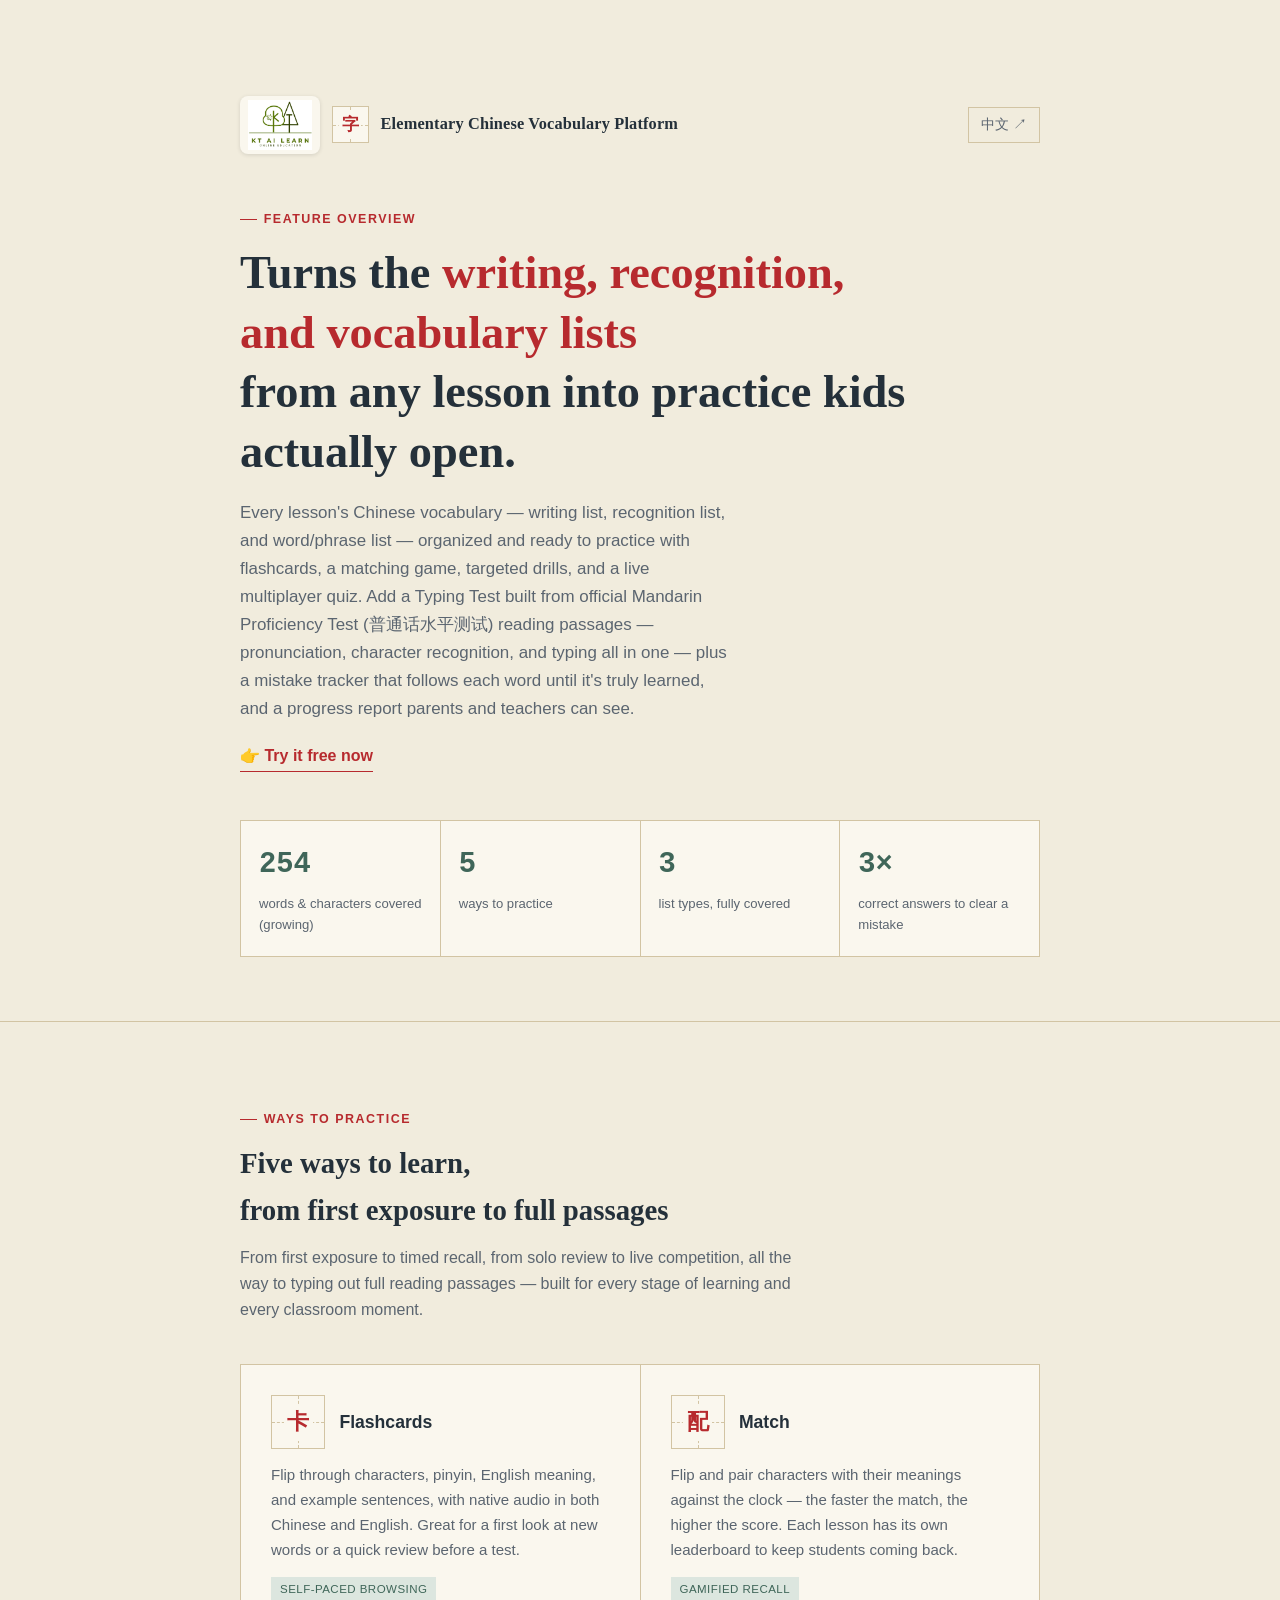
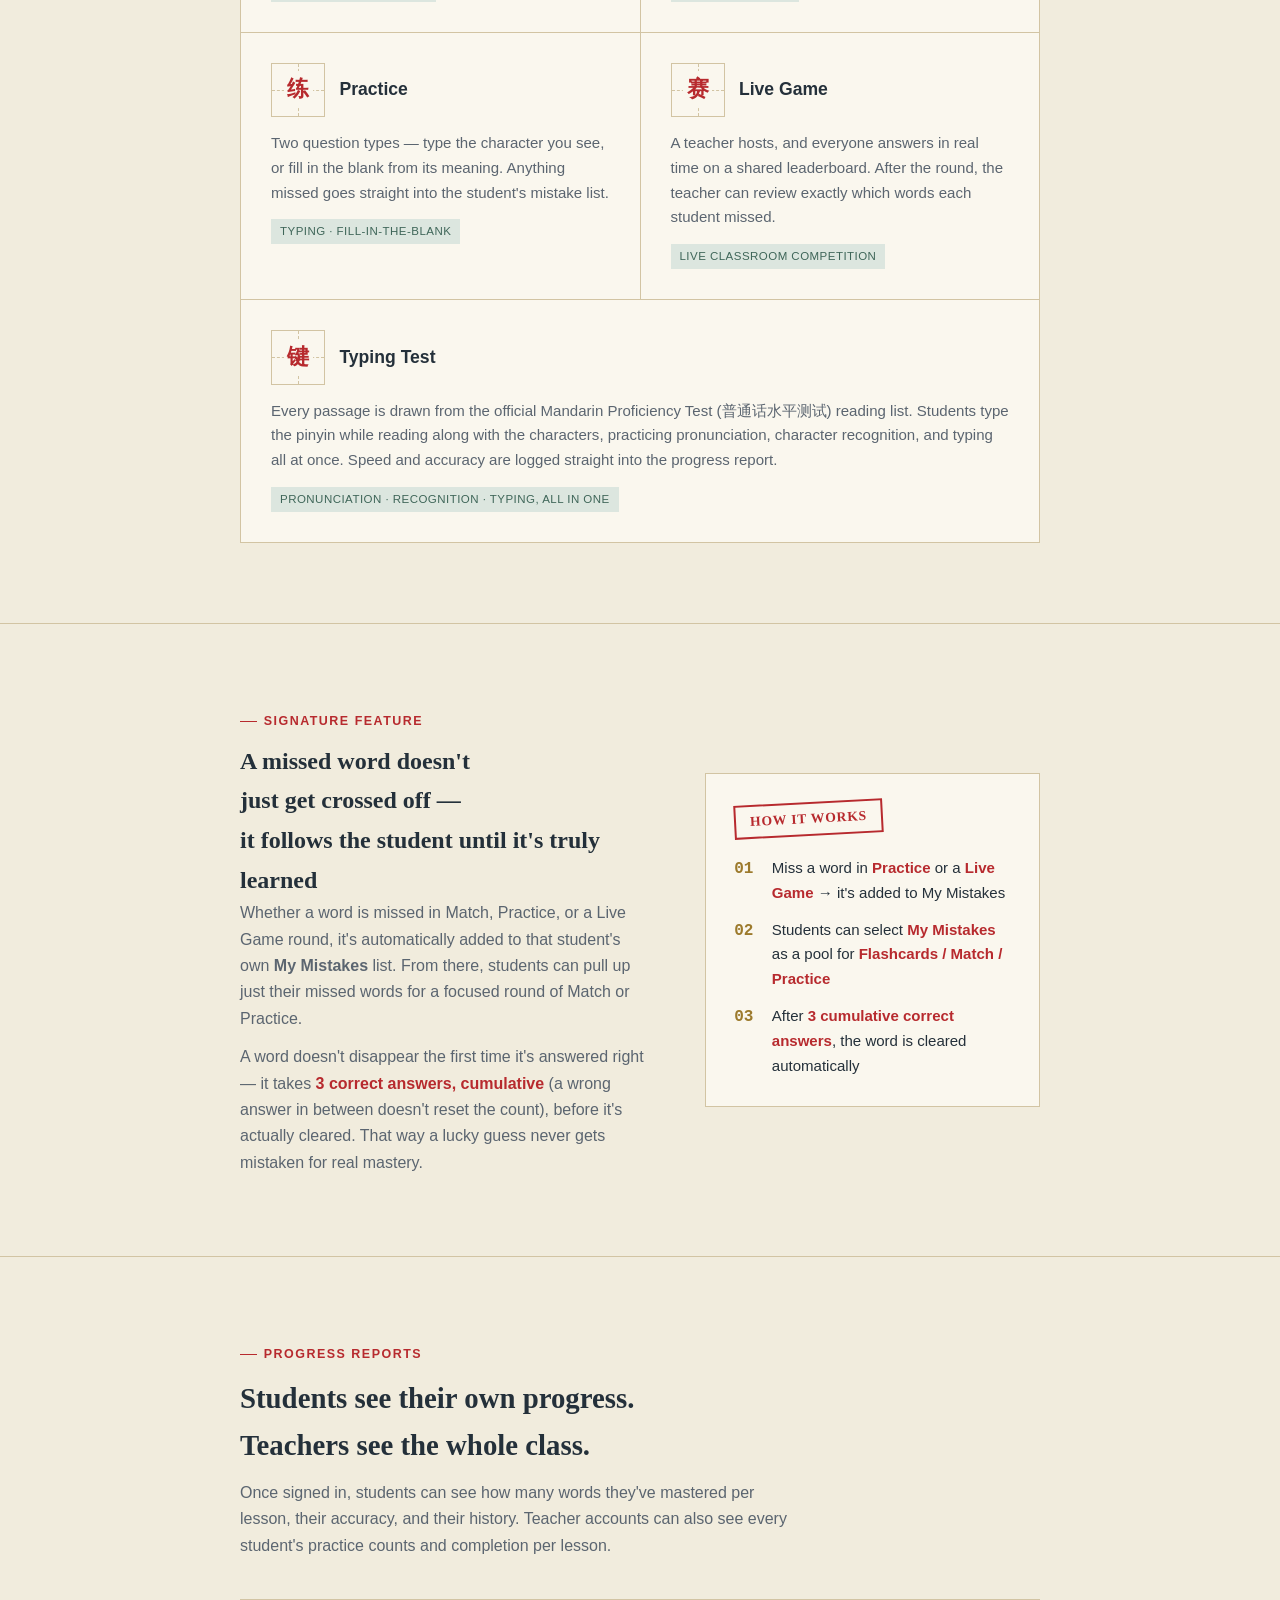
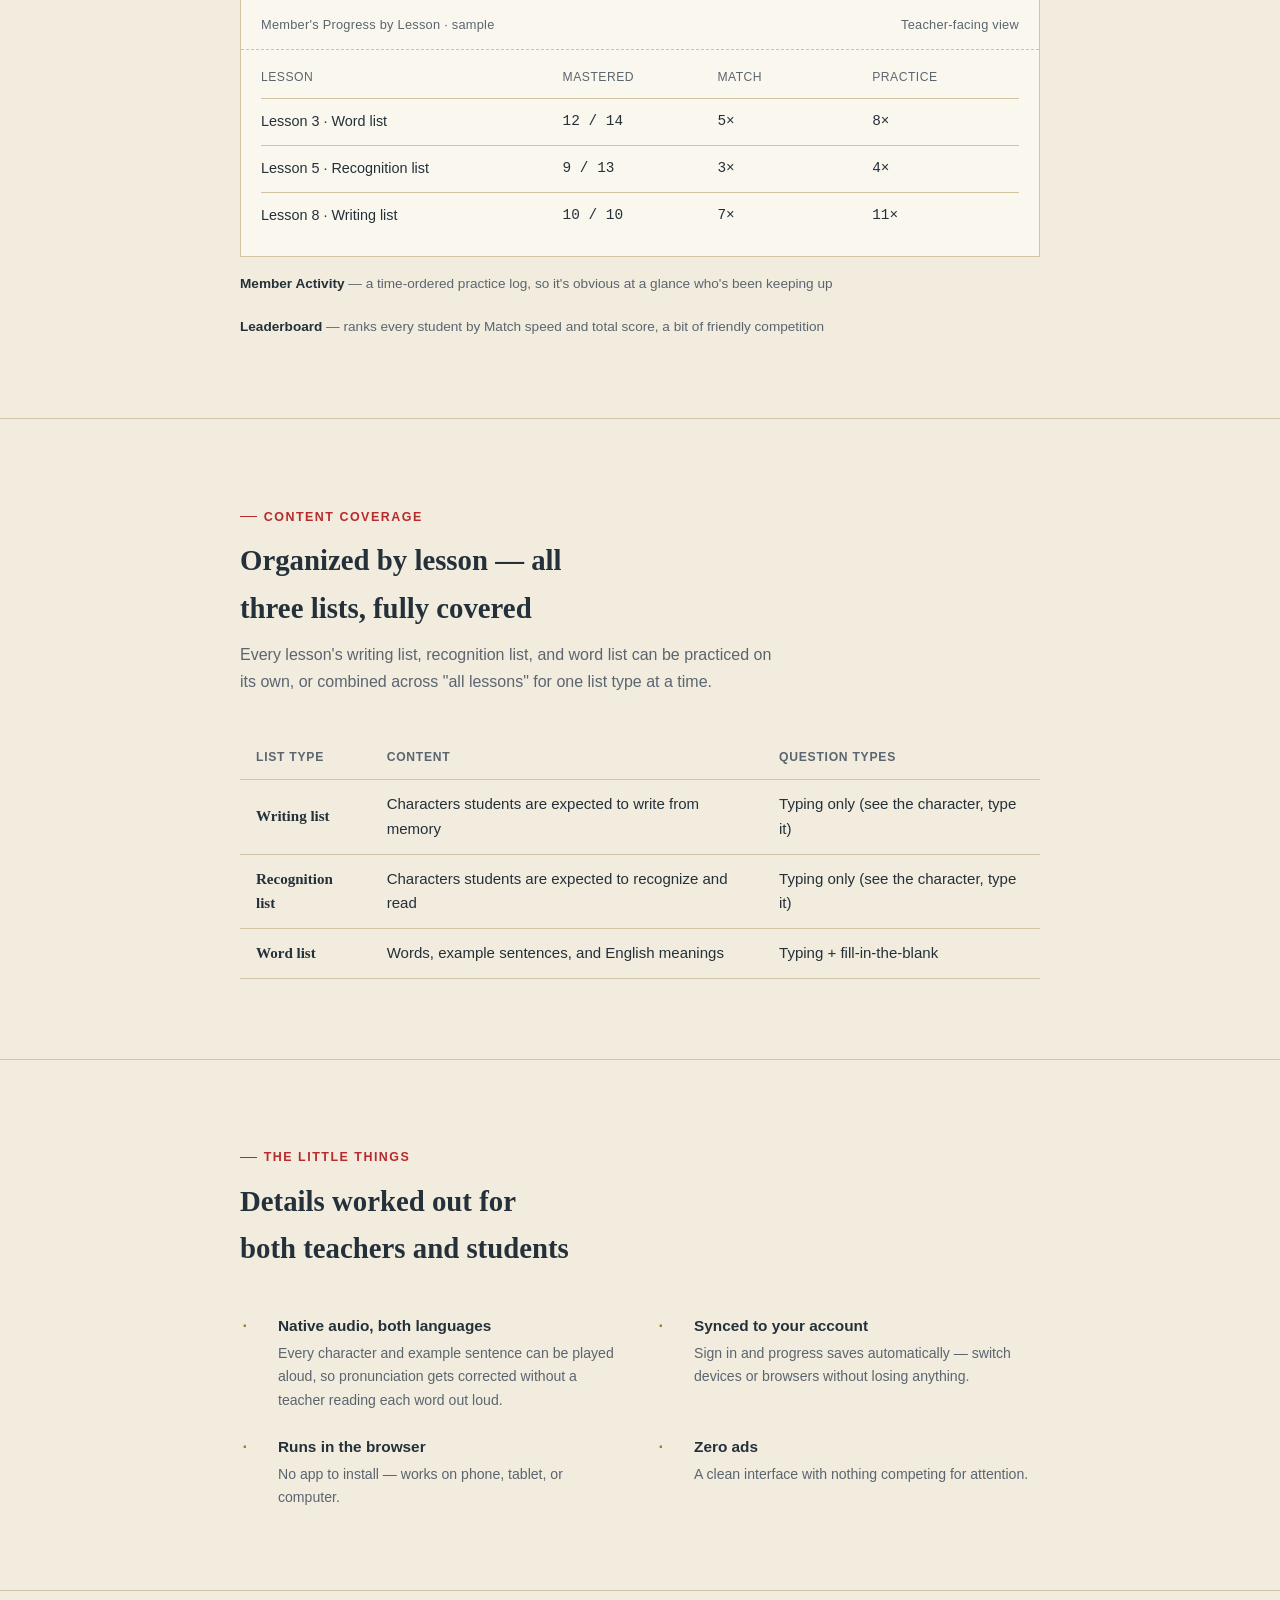
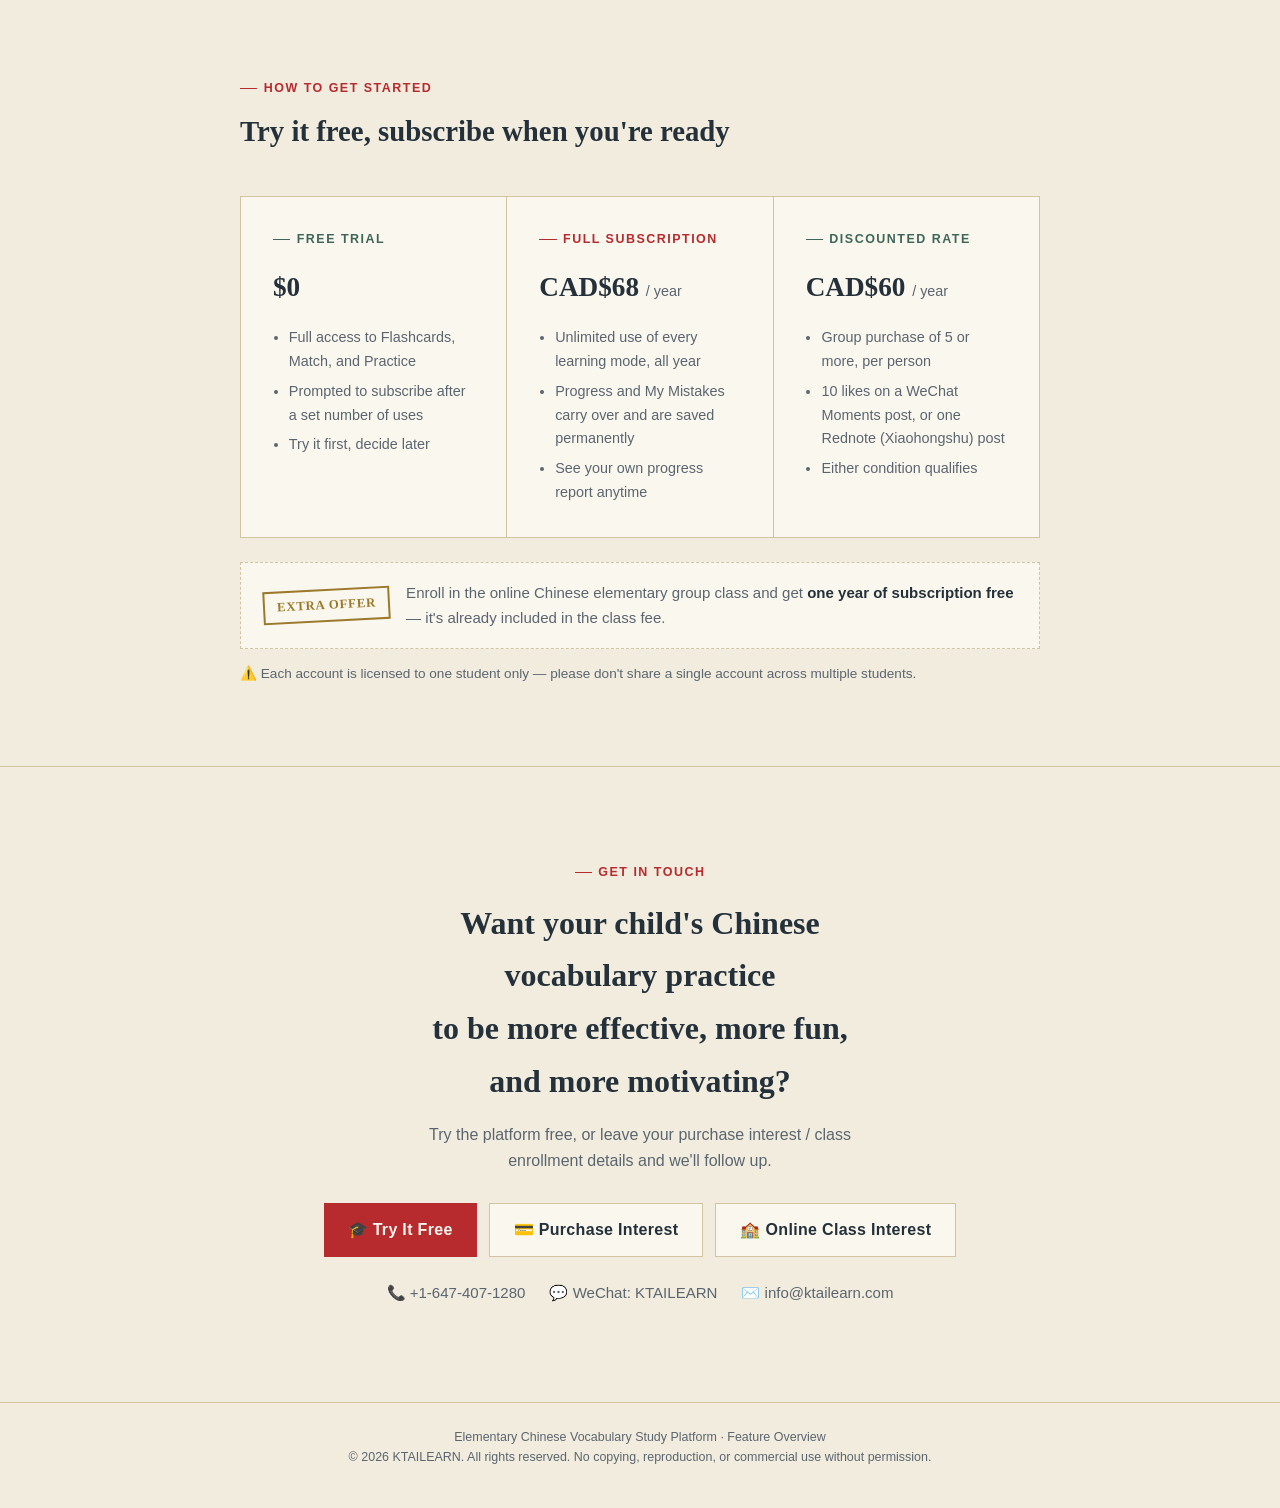
<file: intro-en.html>
<!doctype html>
<html lang="en">
<head>
<meta charset="UTF-8">
<meta name="viewport" content="width=device-width, initial-scale=1.0">
<title>Elementary Chinese Vocabulary Study Platform · Feature Overview</title>
<style>
  :root {
    --paper: #F1ECDD;
    --paper-raised: #FAF7EE;
    --paper-line: #D2C4A3;
    --ink: #24303A;
    --ink-soft: #5B6570;
    --red: #B72A2E;
    --red-soft: #E7CFC9;
    --gold: #9C7A2C;
    --jade: #3F6659;
    --jade-soft: #DCE6DF;
    --shadow: rgba(36, 48, 58, 0.10);
    --font-display: "Songti SC", "Georgia", "Noto Serif SC", "SimSun", serif;
    --font-body: -apple-system, BlinkMacSystemFont, "Segoe UI", "PingFang SC", "Noto Sans SC", sans-serif;
    --font-mono: "SF Mono", "Menlo", "Consolas", monospace;
  }

  :root[data-theme="dark"] {
    --paper: #1C201B;
    --paper-raised: #242820;
    --paper-line: #454A3D;
    --ink: #EFE9D8;
    --ink-soft: #B9B29B;
    --red: #E2666A;
    --red-soft: #4A2B2A;
    --gold: #D9B24F;
    --jade: #7FAE9C;
    --jade-soft: #2B3A34;
    --shadow: rgba(0, 0, 0, 0.35);
  }

  @media (prefers-color-scheme: dark) {
    :root:not([data-theme="light"]) {
      --paper: #1C201B;
      --paper-raised: #242820;
      --paper-line: #454A3D;
      --ink: #EFE9D8;
      --ink-soft: #B9B29B;
      --red: #E2666A;
      --red-soft: #4A2B2A;
      --gold: #D9B24F;
      --jade: #7FAE9C;
      --jade-soft: #2B3A34;
      --shadow: rgba(0, 0, 0, 0.35);
    }
  }

  * { box-sizing: border-box; }

  body {
    margin: 0;
    background: var(--paper);
    color: var(--ink);
    font-family: var(--font-body);
    line-height: 1.65;
    -webkit-font-smoothing: antialiased;
  }

  a { color: inherit; }

  ::selection { background: var(--red-soft); }

  .wrap {
    max-width: 880px;
    margin: 0 auto;
    padding: 0 clamp(20px, 5vw, 40px);
  }

  h1, h2, h3 {
    font-family: var(--font-display);
    font-weight: 700;
    text-wrap: balance;
    margin: 0;
  }

  p { margin: 0; }

  .eyebrow {
    display: inline-flex;
    align-items: center;
    gap: 0.5em;
    font-size: 0.78rem;
    letter-spacing: 0.12em;
    text-transform: uppercase;
    color: var(--red);
    font-weight: 600;
  }

  .eyebrow::before {
    content: "";
    width: 1.4em;
    border-top: 1.5px solid var(--red);
  }

  /* ---------- tian-zi-ge motif ---------- */
  .grid-icon {
    position: relative;
    width: 3.4rem;
    height: 3.4rem;
    min-width: 3.4rem;
    border: 1.5px solid var(--paper-line);
    background: var(--paper-raised);
    display: flex;
    align-items: center;
    justify-content: center;
    font-family: var(--font-display);
    font-weight: 700;
    font-size: 1.4rem;
    color: var(--red);
  }
  .grid-icon::before,
  .grid-icon::after {
    content: "";
    position: absolute;
  }
  .grid-icon::before {
    top: 0; bottom: 0; left: 50%;
    border-left: 1px dashed var(--paper-line);
  }
  .grid-icon::after {
    left: 0; right: 0; top: 50%;
    border-top: 1px dashed var(--paper-line);
  }
  .grid-icon > span { position: relative; z-index: 1; background: var(--paper-raised); padding: 0 0.15em; }

  /* ---------- hero ---------- */
  .hero {
    padding: clamp(56px, 10vw, 96px) 0 clamp(40px, 7vw, 64px);
    border-bottom: 1px solid var(--paper-line);
  }
  .hero-top {
    display: flex;
    align-items: center;
    justify-content: space-between;
    gap: 16px;
    margin-bottom: clamp(28px, 6vw, 48px);
  }
  .wordmark {
    display: flex;
    align-items: center;
    gap: 12px;
    font-family: var(--font-display);
    font-weight: 700;
    font-size: 1.02rem;
    letter-spacing: 0.01em;
  }
  .wordmark .grid-icon { width: 2.3rem; height: 2.3rem; min-width: 2.3rem; font-size: 1.05rem; }
  .brand-logo-sm {
    width: auto;
    height: 3.6rem;
    border-radius: 8px;
    background: var(--paper-raised);
    padding: 4px 8px;
    box-shadow: 0 1px 4px rgba(0, 0, 0, 0.12);
    object-fit: contain;
  }
  .lang-switch {
    font-size: 0.85rem;
    color: var(--ink-soft);
    text-decoration: none;
    border: 1px solid var(--paper-line);
    padding: 6px 12px;
    white-space: nowrap;
  }
  .lang-switch:hover { color: var(--red); border-color: var(--red); }
  .hero h1 {
    font-size: clamp(2rem, 5vw, 2.9rem);
    line-height: 1.28;
    margin-top: 14px;
  }
  .hero h1 em {
    font-style: normal;
    color: var(--red);
  }
  .hero-sub {
    max-width: 52ch;
    margin-top: 18px;
    font-size: 1.06rem;
    color: var(--ink-soft);
  }

  .trial-link {
    display: inline-flex;
    align-items: center;
    gap: 8px;
    margin-top: 20px;
    font-weight: 700;
    color: var(--red);
    text-decoration: none;
    border-bottom: 1.5px solid var(--red);
    padding-bottom: 2px;
  }
  .trial-link:hover { opacity: 0.75; }

  .stat-row {
    display: grid;
    grid-template-columns: repeat(auto-fit, minmax(140px, 1fr));
    gap: 1px;
    background: var(--paper-line);
    border: 1px solid var(--paper-line);
    margin-top: clamp(32px, 6vw, 48px);
  }
  .stat-cell {
    background: var(--paper-raised);
    padding: 20px 18px;
  }
  .stat-num {
    font-family: var(--font-mono);
    font-variant-numeric: tabular-nums;
    font-size: 1.8rem;
    font-weight: 700;
    color: var(--jade);
    display: block;
  }
  .stat-label {
    font-size: 0.82rem;
    color: var(--ink-soft);
    margin-top: 4px;
    display: block;
  }

  /* ---------- sections ---------- */
  section { padding: clamp(48px, 8vw, 80px) 0; }
  section + section { border-top: 1px solid var(--paper-line); }

  .section-head { margin-bottom: clamp(28px, 5vw, 40px); max-width: 62ch; }
  .section-head h2 {
    font-size: clamp(1.4rem, 3.2vw, 1.8rem);
    margin-top: 10px;
  }
  .section-head p { color: var(--ink-soft); margin-top: 10px; }

  /* mode cards */
  .mode-grid {
    display: flex;
    flex-wrap: wrap;
    gap: 1px;
    background: var(--paper-line);
    border: 1px solid var(--paper-line);
  }
  .mode-card {
    flex: 1 1 340px;
    background: var(--paper-raised);
    padding: clamp(22px, 4vw, 30px);
    display: flex;
    flex-direction: column;
    gap: 14px;
  }
  .mode-card-head { display: flex; align-items: center; gap: 14px; }
  .mode-card h3 { font-size: 1.1rem; font-family: var(--font-body); }
  .mode-card p { color: var(--ink-soft); font-size: 0.94rem; }
  .mode-tag {
    align-self: flex-start;
    font-size: 0.72rem;
    color: var(--jade);
    background: var(--jade-soft);
    padding: 3px 9px;
    letter-spacing: 0.04em;
    text-transform: uppercase;
  }

  /* mistake spotlight */
  .spotlight {
    display: grid;
    grid-template-columns: minmax(0, 1.1fr) minmax(0, 0.9fr);
    gap: clamp(28px, 5vw, 56px);
    align-items: center;
  }
  .spotlight-copy p + p { margin-top: 12px; }
  .spotlight-copy p { color: var(--ink-soft); }
  .rule-card {
    background: var(--paper-raised);
    border: 1px solid var(--paper-line);
    padding: clamp(20px, 4vw, 28px);
  }
  .rule-card .stamp {
    display: inline-block;
    border: 2px solid var(--red);
    color: var(--red);
    font-weight: 700;
    font-family: var(--font-display);
    padding: 4px 14px;
    transform: rotate(-3deg);
    font-size: 0.85rem;
    letter-spacing: 0.06em;
    text-transform: uppercase;
  }
  .rule-steps { margin-top: 20px; display: flex; flex-direction: column; gap: 12px; }
  .rule-step { display: flex; gap: 12px; align-items: baseline; }
  .rule-step-mark {
    font-family: var(--font-mono);
    color: var(--gold);
    font-weight: 700;
    min-width: 1.6em;
  }
  .rule-step-text { color: var(--ink); font-size: 0.94rem; }
  .rule-step-text b { color: var(--red); }

  /* coverage */
  .coverage-table {
    width: 100%;
    border-collapse: collapse;
    font-size: 0.94rem;
  }
  .coverage-table th, .coverage-table td {
    text-align: left;
    padding: 12px 16px;
    border-bottom: 1px solid var(--paper-line);
  }
  .coverage-table th {
    font-family: var(--font-body);
    font-weight: 700;
    color: var(--ink-soft);
    font-size: 0.76rem;
    letter-spacing: 0.06em;
    text-transform: uppercase;
  }
  .coverage-table td:first-child { font-family: var(--font-display); font-weight: 700; }
  .coverage-wrap { overflow-x: auto; }

  /* report mock */
  .report-mock {
    border: 1px solid var(--paper-line);
    background: var(--paper-raised);
  }
  .report-mock-head {
    display: flex;
    justify-content: space-between;
    align-items: center;
    padding: 14px 20px;
    border-bottom: 1px dashed var(--paper-line);
    font-size: 0.8rem;
    color: var(--ink-soft);
    letter-spacing: 0.02em;
  }
  .report-mock-rows { padding: 6px 20px 18px; }
  .report-mock-row {
    display: grid;
    grid-template-columns: 1.4fr 0.7fr 0.7fr 0.7fr;
    gap: 8px;
    padding: 11px 0;
    border-bottom: 1px solid var(--paper-line);
    font-size: 0.9rem;
    align-items: center;
  }
  .report-mock-row:last-child { border-bottom: none; }
  .report-mock-row.head { color: var(--ink-soft); font-size: 0.76rem; letter-spacing: 0.04em; text-transform: uppercase; }
  .report-mock-row span.num { font-family: var(--font-mono); font-variant-numeric: tabular-nums; }
  .report-legend { display:flex; gap: 20px; margin-top: 16px; font-size: 0.85rem; color: var(--ink-soft); flex-wrap: wrap; }
  .report-legend b { color: var(--ink); }

  /* two-col feature list */
  .feature-list {
    display: grid;
    grid-template-columns: repeat(2, 1fr);
    gap: 22px 32px;
  }
  .feature-item { display: flex; gap: 14px; }
  .feature-item .mark {
    font-family: var(--font-mono);
    color: var(--gold);
    font-weight: 700;
    min-width: 1.5em;
  }
  .feature-item h4 { font-family: var(--font-body); font-weight: 700; font-size: 0.96rem; margin: 0 0 4px; }
  .feature-item p { color: var(--ink-soft); font-size: 0.88rem; }

  /* pricing */
  .pricing {
    display: grid;
    grid-template-columns: repeat(3, 1fr);
    gap: 1px;
    background: var(--paper-line);
    border: 1px solid var(--paper-line);
  }
  .price-card {
    background: var(--paper-raised);
    padding: clamp(24px, 4vw, 32px);
    display: flex;
    flex-direction: column;
    gap: 10px;
  }
  .price-card .eyebrow { color: var(--jade); }
  .price-card .eyebrow::before { border-color: var(--jade); }
  .price-card.featured .eyebrow { color: var(--red); }
  .price-card.featured .eyebrow::before { border-color: var(--red); }
  .price-num { font-family: var(--font-display); font-size: 1.7rem; font-weight: 700; margin-top: 6px; font-variant-numeric: tabular-nums; }
  .price-num small { font-family: var(--font-body); font-size: 0.9rem; font-weight: 400; color: var(--ink-soft); }
  .price-card ul { margin: 6px 0 0; padding-left: 1.1em; color: var(--ink-soft); font-size: 0.9rem; }
  .price-card li + li { margin-top: 6px; }

  .promo-banner {
    margin-top: 24px;
    border: 1px dashed var(--paper-line);
    background: var(--paper-raised);
    padding: 18px 22px;
    display: flex;
    align-items: center;
    gap: 16px;
    flex-wrap: wrap;
  }
  .promo-banner .stamp {
    display: inline-block;
    border: 2px solid var(--gold);
    color: var(--gold);
    font-weight: 700;
    font-family: var(--font-display);
    padding: 4px 12px;
    transform: rotate(-3deg);
    font-size: 0.8rem;
    letter-spacing: 0.06em;
    white-space: nowrap;
    text-transform: uppercase;
  }
  .promo-banner p { color: var(--ink-soft); font-size: 0.94rem; flex: 1; min-width: 220px; }
  .promo-banner strong { color: var(--ink); }
  .pricing-note { margin-top: 14px; font-size: 0.85rem; color: var(--ink-soft); }

  /* closing */
  .closing {
    text-align: center;
    padding: clamp(56px, 9vw, 88px) 0 clamp(64px, 10vw, 96px);
  }
  .closing h2 { font-size: clamp(1.5rem, 3.4vw, 2rem); max-width: 28ch; margin: 14px auto 0; }
  .closing p { color: var(--ink-soft); max-width: 48ch; margin: 14px auto 0; }

  .cta-row {
    display: flex;
    justify-content: center;
    flex-wrap: wrap;
    gap: 12px;
    margin-top: 28px;
  }
  .cta {
    display: inline-flex;
    align-items: center;
    gap: 8px;
    padding: 13px 24px;
    font-weight: 700;
    letter-spacing: 0.02em;
    text-decoration: none;
    border: none;
    transition: transform 0.15s ease;
  }
  .cta-primary { background: var(--red); color: var(--paper-raised); }
  .cta-secondary { background: var(--paper-raised); color: var(--ink); border: 1.5px solid var(--paper-line); }
  @media (prefers-reduced-motion: no-preference) {
    .cta:hover { transform: rotate(-1.5deg) scale(1.03); }
  }

  .contact-block {
    margin-top: 24px;
    display: flex;
    justify-content: center;
    flex-wrap: wrap;
    gap: 8px 24px;
    font-size: 0.94rem;
    color: var(--ink-soft);
    font-variant-numeric: tabular-nums;
  }
  .contact-block strong { color: var(--ink); }

  footer {
    border-top: 1px solid var(--paper-line);
    padding: 24px 0 40px;
    font-size: 0.78rem;
    color: var(--ink-soft);
    text-align: center;
  }

  @media (max-width: 640px) {
    .mode-grid, .feature-list, .pricing { grid-template-columns: 1fr; }
    .spotlight { grid-template-columns: 1fr; }
    .report-mock-row { grid-template-columns: 1.3fr 0.6fr 0.6fr 0.6fr; font-size: 0.82rem; }
  }
</style>
</head>
<body>

<header class="hero">
  <div class="wrap">
    <div class="hero-top">
      <div class="wordmark">
        <img class="brand-logo-sm" src="assets/images/终结版-名片的Logo_with_chip.png" alt="KT AI LEARN logo">
        <div class="grid-icon"><span>字</span></div>
        Elementary Chinese Vocabulary Platform
      </div>
      <a class="lang-switch" href="intro-zh.html">中文 ↗</a>
    </div>

    <span class="eyebrow">Feature Overview</span>
    <h1>Turns the <em>writing, recognition, and vocabulary lists</em><br>from any lesson into practice kids actually open.</h1>
    <p class="hero-sub">
      Every lesson's Chinese vocabulary — writing list, recognition list, and word/phrase list — organized and ready
      to practice with flashcards, a matching game, targeted drills, and a live multiplayer quiz. Add a Typing Test
      built from official Mandarin Proficiency Test (普通话水平测试) reading passages — pronunciation, character
      recognition, and typing all in one — plus a mistake tracker that follows each word until it's truly learned,
      and a progress report parents and teachers can see.
    </p>
    <a class="trial-link" href="index.html">👉 Try it free now</a>

    <div class="stat-row">
      <div class="stat-cell">
        <span class="stat-num">254</span>
        <span class="stat-label">words &amp; characters covered (growing)</span>
      </div>
      <div class="stat-cell">
        <span class="stat-num">5</span>
        <span class="stat-label">ways to practice</span>
      </div>
      <div class="stat-cell">
        <span class="stat-num">3</span>
        <span class="stat-label">list types, fully covered</span>
      </div>
      <div class="stat-cell">
        <span class="stat-num">3×</span>
        <span class="stat-label">correct answers to clear a mistake</span>
      </div>
    </div>
  </div>
</header>

<section id="modes">
  <div class="wrap">
    <div class="section-head">
      <span class="eyebrow">Ways to Practice</span>
      <h2>Five ways to learn,<br>from first exposure to full passages</h2>
      <p>From first exposure to timed recall, from solo review to live competition, all the way to typing out full reading passages — built for every stage of learning and every classroom moment.</p>
    </div>

    <div class="mode-grid">
      <div class="mode-card">
        <div class="mode-card-head">
          <div class="grid-icon"><span>卡</span></div>
          <h3>Flashcards</h3>
        </div>
        <p>Flip through characters, pinyin, English meaning, and example sentences, with native audio in both Chinese and English. Great for a first look at new words or a quick review before a test.</p>
        <span class="mode-tag">Self-paced browsing</span>
      </div>

      <div class="mode-card">
        <div class="mode-card-head">
          <div class="grid-icon"><span>配</span></div>
          <h3>Match</h3>
        </div>
        <p>Flip and pair characters with their meanings against the clock — the faster the match, the higher the score. Each lesson has its own leaderboard to keep students coming back.</p>
        <span class="mode-tag">Gamified recall</span>
      </div>

      <div class="mode-card">
        <div class="mode-card-head">
          <div class="grid-icon"><span>练</span></div>
          <h3>Practice</h3>
        </div>
        <p>Two question types — type the character you see, or fill in the blank from its meaning. Anything missed goes straight into the student's mistake list.</p>
        <span class="mode-tag">Typing · fill-in-the-blank</span>
      </div>

      <div class="mode-card">
        <div class="mode-card-head">
          <div class="grid-icon"><span>赛</span></div>
          <h3>Live Game</h3>
        </div>
        <p>A teacher hosts, and everyone answers in real time on a shared leaderboard. After the round, the teacher can review exactly which words each student missed.</p>
        <span class="mode-tag">Live classroom competition</span>
      </div>

      <div class="mode-card">
        <div class="mode-card-head">
          <div class="grid-icon"><span>键</span></div>
          <h3>Typing Test</h3>
        </div>
        <p>Every passage is drawn from the official Mandarin Proficiency Test (普通话水平测试) reading list. Students type the pinyin while reading along with the characters, practicing pronunciation, character recognition, and typing all at once. Speed and accuracy are logged straight into the progress report.</p>
        <span class="mode-tag">Pronunciation · recognition · typing, all in one</span>
      </div>
    </div>
  </div>
</section>

<section id="mistakes">
  <div class="wrap">
    <div class="spotlight">
      <div class="spotlight-copy">
        <span class="eyebrow">Signature Feature</span>
        <h2 style="margin-top:10px;">A missed word doesn't just get crossed off —<br>it follows the student until it's truly learned</h2>
        <p>
          Whether a word is missed in Match, Practice, or a Live Game round, it's automatically added to that
          student's own <strong>My Mistakes</strong> list. From there, students can pull up just their missed words
          for a focused round of Match or Practice.
        </p>
        <p>
          A word doesn't disappear the first time it's answered right — it takes
          <b style="color:var(--red)">3 correct answers, cumulative</b> (a wrong answer in between doesn't reset the
          count), before it's actually cleared. That way a lucky guess never gets mistaken for real mastery.
        </p>
      </div>

      <div class="rule-card">
        <span class="stamp">How it works</span>
        <div class="rule-steps">
          <div class="rule-step">
            <span class="rule-step-mark">01</span>
            <span class="rule-step-text">Miss a word in <b>Practice</b> or a <b>Live Game</b> → it's added to My Mistakes</span>
          </div>
          <div class="rule-step">
            <span class="rule-step-mark">02</span>
            <span class="rule-step-text">Students can select <b>My Mistakes</b> as a pool for <b>Flashcards / Match / Practice</b></span>
          </div>
          <div class="rule-step">
            <span class="rule-step-mark">03</span>
            <span class="rule-step-text">After <b>3 cumulative correct answers</b>, the word is cleared automatically</span>
          </div>
        </div>
      </div>
    </div>
  </div>
</section>

<section id="report">
  <div class="wrap">
    <div class="section-head">
      <span class="eyebrow">Progress Reports</span>
      <h2>Students see their own progress. Teachers see the whole class.</h2>
      <p>Once signed in, students can see how many words they've mastered per lesson, their accuracy, and their history. Teacher accounts can also see every student's practice counts and completion per lesson.</p>
    </div>

    <div class="report-mock">
      <div class="report-mock-head">
        <span>Member's Progress by Lesson · sample</span>
        <span>Teacher-facing view</span>
      </div>
      <div class="report-mock-rows">
        <div class="report-mock-row head">
          <span>Lesson</span><span>Mastered</span><span>Match</span><span>Practice</span>
        </div>
        <div class="report-mock-row">
          <span>Lesson 3 · Word list</span>
          <span class="num">12 / 14</span>
          <span class="num">5×</span>
          <span class="num">8×</span>
        </div>
        <div class="report-mock-row">
          <span>Lesson 5 · Recognition list</span>
          <span class="num">9 / 13</span>
          <span class="num">3×</span>
          <span class="num">4×</span>
        </div>
        <div class="report-mock-row">
          <span>Lesson 8 · Writing list</span>
          <span class="num">10 / 10</span>
          <span class="num">7×</span>
          <span class="num">11×</span>
        </div>
      </div>
    </div>
    <div class="report-legend">
      <span><b>Member Activity</b> — a time-ordered practice log, so it's obvious at a glance who's been keeping up</span>
      <span><b>Leaderboard</b> — ranks every student by Match speed and total score, a bit of friendly competition</span>
    </div>
  </div>
</section>

<section id="coverage">
  <div class="wrap">
    <div class="section-head">
      <span class="eyebrow">Content Coverage</span>
      <h2>Organized by lesson — all three lists, fully covered</h2>
      <p>Every lesson's writing list, recognition list, and word list can be practiced on its own, or combined across "all lessons" for one list type at a time.</p>
    </div>
    <div class="coverage-wrap">
      <table class="coverage-table">
        <thead>
          <tr><th>List type</th><th>Content</th><th>Question types</th></tr>
        </thead>
        <tbody>
          <tr>
            <td>Writing list</td>
            <td>Characters students are expected to write from memory</td>
            <td>Typing only (see the character, type it)</td>
          </tr>
          <tr>
            <td>Recognition list</td>
            <td>Characters students are expected to recognize and read</td>
            <td>Typing only (see the character, type it)</td>
          </tr>
          <tr>
            <td>Word list</td>
            <td>Words, example sentences, and English meanings</td>
            <td>Typing + fill-in-the-blank</td>
          </tr>
        </tbody>
      </table>
    </div>
  </div>
</section>

<section id="extras">
  <div class="wrap">
    <div class="section-head">
      <span class="eyebrow">The Little Things</span>
      <h2>Details worked out for both teachers and students</h2>
    </div>
    <div class="feature-list">
      <div class="feature-item">
        <span class="mark">·</span>
        <div><h4>Native audio, both languages</h4><p>Every character and example sentence can be played aloud, so pronunciation gets corrected without a teacher reading each word out loud.</p></div>
      </div>
      <div class="feature-item">
        <span class="mark">·</span>
        <div><h4>Synced to your account</h4><p>Sign in and progress saves automatically — switch devices or browsers without losing anything.</p></div>
      </div>
      <div class="feature-item">
        <span class="mark">·</span>
        <div><h4>Runs in the browser</h4><p>No app to install — works on phone, tablet, or computer.</p></div>
      </div>
      <div class="feature-item">
        <span class="mark">·</span>
        <div><h4>Zero ads</h4><p>A clean interface with nothing competing for attention.</p></div>
      </div>
    </div>
  </div>
</section>

<section id="pricing">
  <div class="wrap">
    <div class="section-head">
      <span class="eyebrow">How to Get Started</span>
      <h2>Try it free, subscribe when you're ready</h2>
    </div>
    <div class="pricing">
      <div class="price-card">
        <span class="eyebrow">Free trial</span>
        <div class="price-num">$0</div>
        <ul>
          <li>Full access to Flashcards, Match, and Practice</li>
          <li>Prompted to subscribe after a set number of uses</li>
          <li>Try it first, decide later</li>
        </ul>
      </div>
      <div class="price-card featured">
        <span class="eyebrow">Full subscription</span>
        <div class="price-num">CAD$68 <small>/ year</small></div>
        <ul>
          <li>Unlimited use of every learning mode, all year</li>
          <li>Progress and My Mistakes carry over and are saved permanently</li>
          <li>See your own progress report anytime</li>
        </ul>
      </div>
      <div class="price-card">
        <span class="eyebrow">Discounted rate</span>
        <div class="price-num">CAD$60 <small>/ year</small></div>
        <ul>
          <li>Group purchase of 5 or more, per person</li>
          <li>10 likes on a WeChat Moments post, or one Rednote (Xiaohongshu) post</li>
          <li>Either condition qualifies</li>
        </ul>
      </div>
    </div>
    <div class="promo-banner">
      <span class="stamp">Extra offer</span>
      <p>Enroll in the online Chinese elementary group class and get <strong>one year of subscription free</strong> — it's already included in the class fee.</p>
    </div>
    <p class="pricing-note">⚠️ Each account is licensed to one student only — please don't share a single account across multiple students.</p>
  </div>
</section>

<section class="closing">
  <div class="wrap">
    <span class="eyebrow" style="justify-content:center;">Get in Touch</span>
    <h2>Want your child's Chinese vocabulary practice<br>to be more effective, more fun, and more motivating?</h2>
    <p>Try the platform free, or leave your purchase interest / class enrollment details and we'll follow up.</p>
    <div class="cta-row">
      <a class="cta cta-primary" href="index.html">🎓 Try It Free</a>
      <a class="cta cta-secondary" href="index.html#purchase-intent">💳 Purchase Interest</a>
      <a class="cta cta-secondary" href="index.html#class-interest">🏫 Online Class Interest</a>
    </div>
    <div class="contact-block">
      <span>📞 +1&#8209;647&#8209;407&#8209;1280</span>
      <span>💬 WeChat: KTAILEARN</span>
      <span>✉️ info@ktailearn.com</span>
    </div>
  </div>
</section>

<footer>
  Elementary Chinese Vocabulary Study Platform · Feature Overview<br>
  © 2026 KTAILEARN. All rights reserved. No copying, reproduction, or commercial use without permission.
</footer>
</body>
</html>
</file>
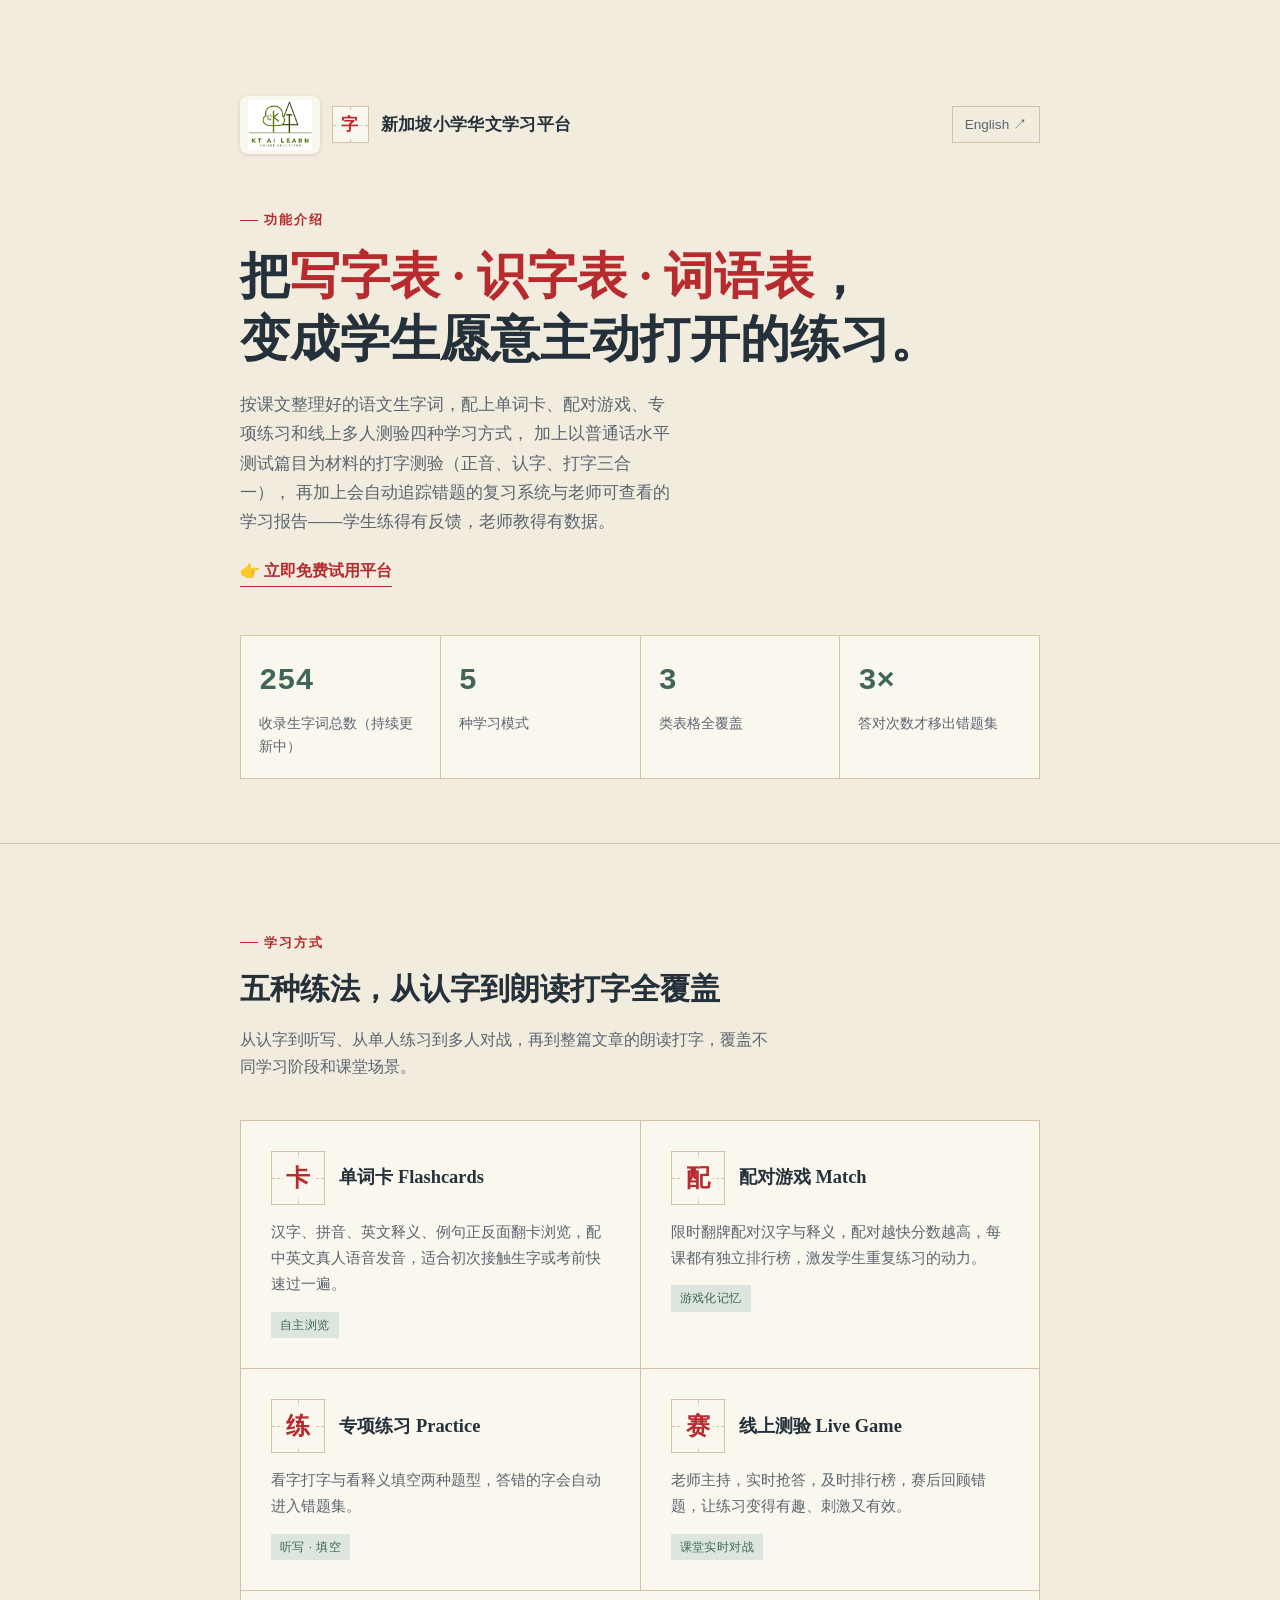
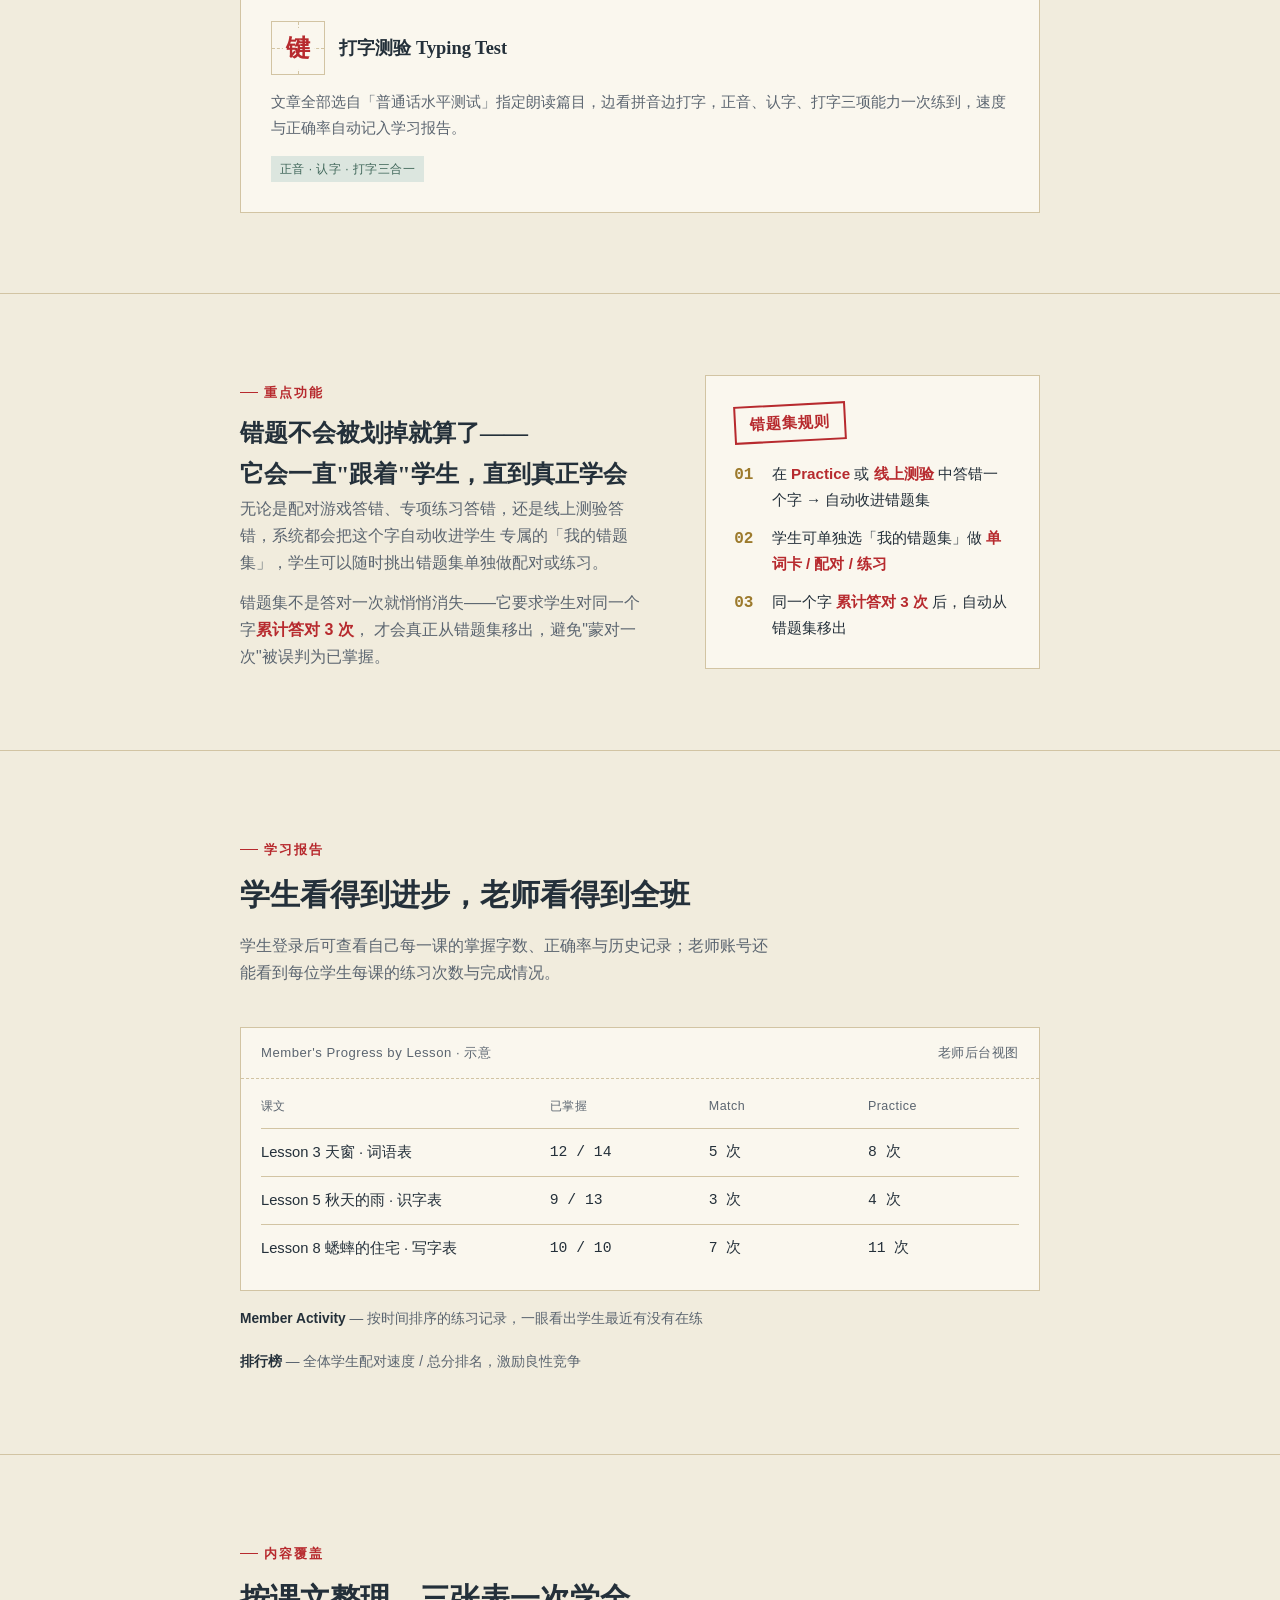
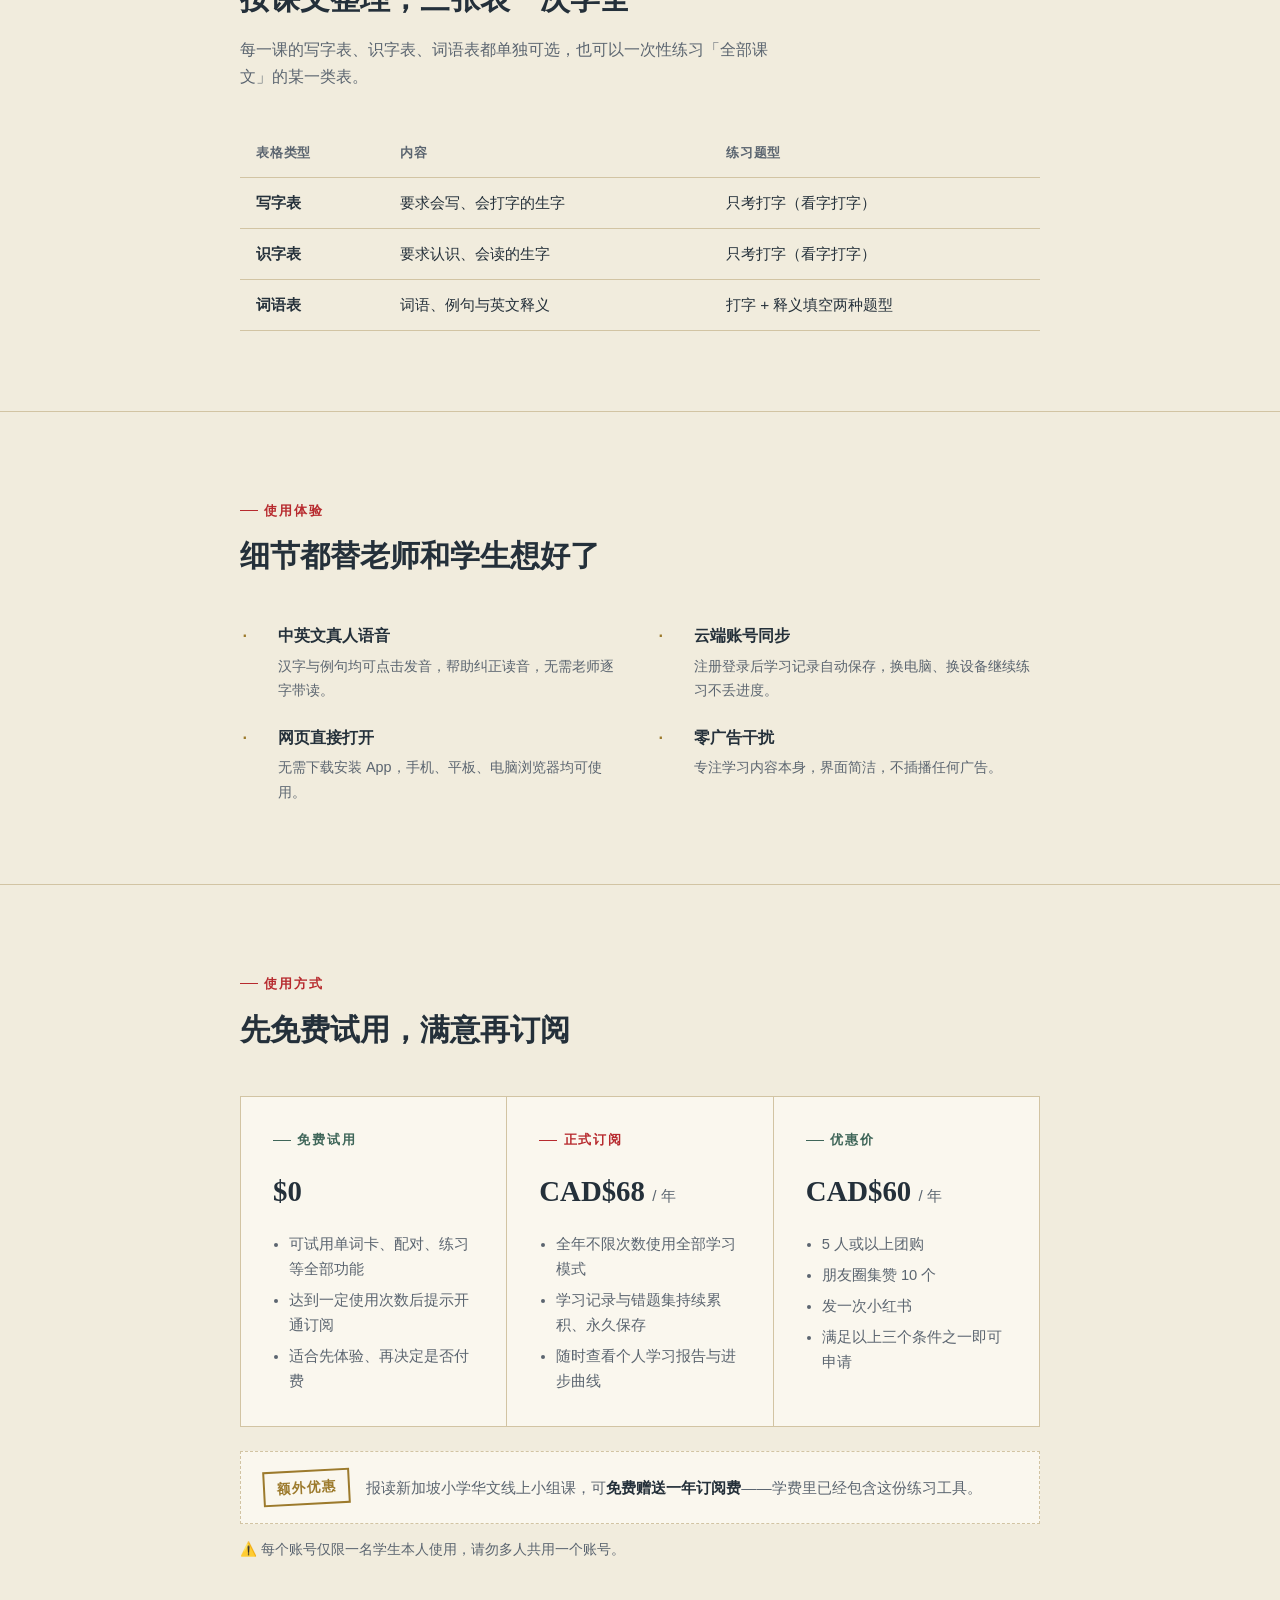
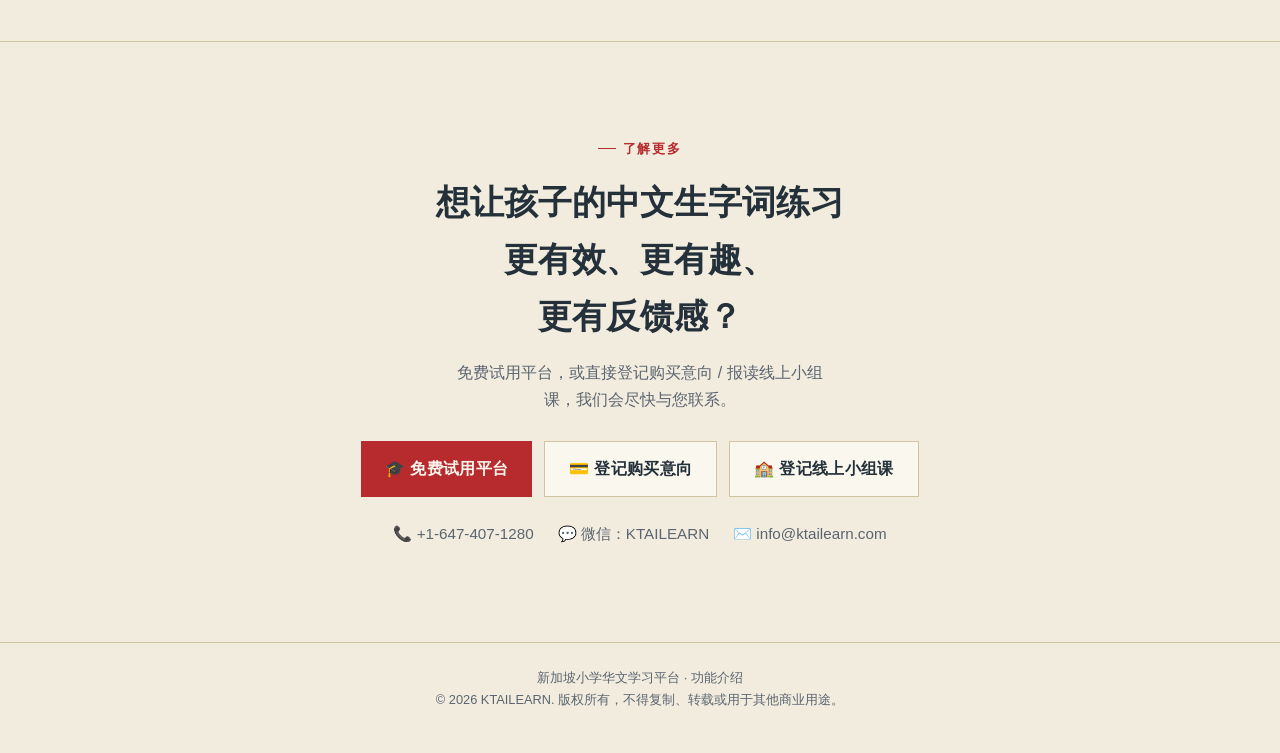
<file: intro-zh.html>
<!doctype html>
<html lang="zh-CN">
<head>
<meta charset="UTF-8">
<meta name="viewport" content="width=device-width, initial-scale=1.0">
<title>新加坡小学华文学习平台 · 功能介绍</title>
<style>
  :root {
    --paper: #F1ECDD;
    --paper-raised: #FAF7EE;
    --paper-line: #D2C4A3;
    --ink: #24303A;
    --ink-soft: #5B6570;
    --red: #B72A2E;
    --red-soft: #E7CFC9;
    --gold: #9C7A2C;
    --jade: #3F6659;
    --jade-soft: #DCE6DF;
    --shadow: rgba(36, 48, 58, 0.10);
    --font-display: "Songti SC", "STSong", "Noto Serif SC", "SimSun", serif;
    --font-body: "PingFang SC", "Microsoft YaHei", "Noto Sans SC", -apple-system, BlinkMacSystemFont, sans-serif;
    --font-mono: "SF Mono", "Menlo", "Consolas", "Noto Sans Mono CJK SC", monospace;
  }

  :root[data-theme="dark"] {
    --paper: #1C201B;
    --paper-raised: #242820;
    --paper-line: #454A3D;
    --ink: #EFE9D8;
    --ink-soft: #B9B29B;
    --red: #E2666A;
    --red-soft: #4A2B2A;
    --gold: #D9B24F;
    --jade: #7FAE9C;
    --jade-soft: #2B3A34;
    --shadow: rgba(0, 0, 0, 0.35);
  }

  @media (prefers-color-scheme: dark) {
    :root:not([data-theme="light"]) {
      --paper: #1C201B;
      --paper-raised: #242820;
      --paper-line: #454A3D;
      --ink: #EFE9D8;
      --ink-soft: #B9B29B;
      --red: #E2666A;
      --red-soft: #4A2B2A;
      --gold: #D9B24F;
      --jade: #7FAE9C;
      --jade-soft: #2B3A34;
      --shadow: rgba(0, 0, 0, 0.35);
    }
  }

  * { box-sizing: border-box; }

  body {
    margin: 0;
    background: var(--paper);
    color: var(--ink);
    font-family: var(--font-body);
    line-height: 1.7;
    -webkit-font-smoothing: antialiased;
  }

  a { color: inherit; }

  ::selection { background: var(--red-soft); }

  .wrap {
    max-width: 880px;
    margin: 0 auto;
    padding: 0 clamp(20px, 5vw, 40px);
  }

  h1, h2, h3 {
    font-family: var(--font-display);
    font-weight: 700;
    text-wrap: balance;
    margin: 0;
  }

  p { margin: 0; }

  .eyebrow {
    display: inline-flex;
    align-items: center;
    gap: 0.5em;
    font-size: 0.8rem;
    letter-spacing: 0.14em;
    color: var(--red);
    font-weight: 600;
  }

  .eyebrow::before {
    content: "";
    width: 1.4em;
    border-top: 1.5px solid var(--red);
  }

  /* ---------- tian-zi-ge motif ---------- */
  .grid-icon {
    position: relative;
    width: 3.4rem;
    height: 3.4rem;
    min-width: 3.4rem;
    border: 1.5px solid var(--paper-line);
    background: var(--paper-raised);
    display: flex;
    align-items: center;
    justify-content: center;
    font-family: var(--font-display);
    font-weight: 700;
    font-size: 1.5rem;
    color: var(--red);
  }
  .grid-icon::before,
  .grid-icon::after {
    content: "";
    position: absolute;
  }
  .grid-icon::before {
    top: 0; bottom: 0; left: 50%;
    border-left: 1px dashed var(--paper-line);
  }
  .grid-icon::after {
    left: 0; right: 0; top: 50%;
    border-top: 1px dashed var(--paper-line);
  }
  .grid-icon > span { position: relative; z-index: 1; background: var(--paper-raised); padding: 0 0.15em; }

  /* ---------- hero ---------- */
  .hero {
    padding: clamp(56px, 10vw, 96px) 0 clamp(40px, 7vw, 64px);
    border-bottom: 1px solid var(--paper-line);
  }
  .hero-top {
    display: flex;
    align-items: center;
    justify-content: space-between;
    gap: 16px;
    margin-bottom: clamp(28px, 6vw, 48px);
  }
  .wordmark {
    display: flex;
    align-items: center;
    gap: 12px;
    font-family: var(--font-display);
    font-weight: 700;
    font-size: 1.05rem;
    letter-spacing: 0.02em;
  }
  .wordmark .grid-icon { width: 2.3rem; height: 2.3rem; min-width: 2.3rem; font-size: 1.05rem; }
  .brand-logo-sm {
    width: auto;
    height: 3.6rem;
    border-radius: 8px;
    background: var(--paper-raised);
    padding: 4px 8px;
    box-shadow: 0 1px 4px rgba(0, 0, 0, 0.12);
    object-fit: contain;
  }
  .lang-switch {
    font-size: 0.85rem;
    color: var(--ink-soft);
    text-decoration: none;
    border: 1px solid var(--paper-line);
    padding: 6px 12px;
    white-space: nowrap;
  }
  .lang-switch:hover { color: var(--red); border-color: var(--red); }
  .hero h1 {
    font-size: clamp(2.1rem, 5.2vw, 3.1rem);
    line-height: 1.28;
    margin-top: 14px;
  }
  .hero h1 em {
    font-style: normal;
    color: var(--red);
  }
  .hero-sub {
    max-width: 46ch;
    margin-top: 18px;
    font-size: 1.08rem;
    color: var(--ink-soft);
  }

  .trial-link {
    display: inline-flex;
    align-items: center;
    gap: 8px;
    margin-top: 20px;
    font-weight: 700;
    color: var(--red);
    text-decoration: none;
    border-bottom: 1.5px solid var(--red);
    padding-bottom: 2px;
  }
  .trial-link:hover { opacity: 0.75; }

  .stat-row {
    display: grid;
    grid-template-columns: repeat(auto-fit, minmax(140px, 1fr));
    gap: 1px;
    background: var(--paper-line);
    border: 1px solid var(--paper-line);
    margin-top: clamp(32px, 6vw, 48px);
  }
  .stat-cell {
    background: var(--paper-raised);
    padding: 20px 18px;
  }
  .stat-num {
    font-family: var(--font-mono);
    font-variant-numeric: tabular-nums;
    font-size: 1.9rem;
    font-weight: 700;
    color: var(--jade);
    display: block;
  }
  .stat-label {
    font-size: 0.86rem;
    color: var(--ink-soft);
    margin-top: 4px;
    display: block;
  }

  /* ---------- sections ---------- */
  section { padding: clamp(48px, 8vw, 80px) 0; }
  section + section { border-top: 1px solid var(--paper-line); }

  .section-head { margin-bottom: clamp(28px, 5vw, 40px); max-width: 60ch; }
  .section-head h2 {
    font-size: clamp(1.5rem, 3.4vw, 1.9rem);
    margin-top: 10px;
  }
  .section-head p { color: var(--ink-soft); margin-top: 10px; }

  /* mode cards */
  .mode-grid {
    display: flex;
    flex-wrap: wrap;
    gap: 1px;
    background: var(--paper-line);
    border: 1px solid var(--paper-line);
  }
  .mode-card {
    flex: 1 1 340px;
    background: var(--paper-raised);
    padding: clamp(22px, 4vw, 30px);
    display: flex;
    flex-direction: column;
    gap: 14px;
  }
  .mode-card-head { display: flex; align-items: center; gap: 14px; }
  .mode-card h3 { font-size: 1.15rem; }
  .mode-card p { color: var(--ink-soft); font-size: 0.96rem; }
  .mode-tag {
    align-self: flex-start;
    font-size: 0.75rem;
    color: var(--jade);
    background: var(--jade-soft);
    padding: 3px 9px;
    letter-spacing: 0.04em;
  }

  /* mistake spotlight */
  .spotlight {
    display: grid;
    grid-template-columns: minmax(0, 1.1fr) minmax(0, 0.9fr);
    gap: clamp(28px, 5vw, 56px);
    align-items: center;
  }
  .spotlight-copy p + p { margin-top: 12px; }
  .spotlight-copy p { color: var(--ink-soft); }
  .rule-card {
    background: var(--paper-raised);
    border: 1px solid var(--paper-line);
    padding: clamp(20px, 4vw, 28px);
  }
  .rule-card .stamp {
    display: inline-block;
    border: 2px solid var(--red);
    color: var(--red);
    font-weight: 700;
    font-family: var(--font-display);
    padding: 4px 14px;
    transform: rotate(-3deg);
    font-size: 0.95rem;
    letter-spacing: 0.06em;
  }
  .rule-steps { margin-top: 20px; display: flex; flex-direction: column; gap: 12px; }
  .rule-step { display: flex; gap: 12px; align-items: baseline; }
  .rule-step-mark {
    font-family: var(--font-mono);
    color: var(--gold);
    font-weight: 700;
    min-width: 1.6em;
  }
  .rule-step-text { color: var(--ink); font-size: 0.95rem; }
  .rule-step-text b { color: var(--red); }

  /* coverage */
  .coverage-table {
    width: 100%;
    border-collapse: collapse;
    font-size: 0.96rem;
  }
  .coverage-table th, .coverage-table td {
    text-align: left;
    padding: 12px 16px;
    border-bottom: 1px solid var(--paper-line);
  }
  .coverage-table th {
    font-family: var(--font-display);
    font-weight: 700;
    color: var(--ink-soft);
    font-size: 0.82rem;
    letter-spacing: 0.06em;
  }
  .coverage-table td:first-child { font-family: var(--font-display); font-weight: 700; }
  .coverage-wrap { overflow-x: auto; }

  /* report mock */
  .report-mock {
    border: 1px solid var(--paper-line);
    background: var(--paper-raised);
  }
  .report-mock-head {
    display: flex;
    justify-content: space-between;
    align-items: center;
    padding: 14px 20px;
    border-bottom: 1px dashed var(--paper-line);
    font-size: 0.82rem;
    color: var(--ink-soft);
    letter-spacing: 0.04em;
  }
  .report-mock-rows { padding: 6px 20px 18px; }
  .report-mock-row {
    display: grid;
    grid-template-columns: 1.3fr 0.7fr 0.7fr 0.7fr;
    gap: 8px;
    padding: 11px 0;
    border-bottom: 1px solid var(--paper-line);
    font-size: 0.92rem;
    align-items: center;
  }
  .report-mock-row:last-child { border-bottom: none; }
  .report-mock-row.head { color: var(--ink-soft); font-size: 0.78rem; letter-spacing: 0.04em; }
  .report-mock-row span.num { font-family: var(--font-mono); font-variant-numeric: tabular-nums; }
  .report-legend { display:flex; gap: 20px; margin-top: 16px; font-size: 0.86rem; color: var(--ink-soft); flex-wrap: wrap; }
  .report-legend b { color: var(--ink); }

  /* two-col feature list */
  .feature-list {
    display: grid;
    grid-template-columns: repeat(2, 1fr);
    gap: 22px 32px;
  }
  .feature-item { display: flex; gap: 14px; }
  .feature-item .mark {
    font-family: var(--font-mono);
    color: var(--gold);
    font-weight: 700;
    min-width: 1.5em;
  }
  .feature-item h4 { font-family: var(--font-body); font-weight: 700; font-size: 0.98rem; margin: 0 0 4px; }
  .feature-item p { color: var(--ink-soft); font-size: 0.9rem; }

  /* pricing */
  .pricing {
    display: grid;
    grid-template-columns: repeat(3, 1fr);
    gap: 1px;
    background: var(--paper-line);
    border: 1px solid var(--paper-line);
  }
  .price-card {
    background: var(--paper-raised);
    padding: clamp(24px, 4vw, 32px);
    display: flex;
    flex-direction: column;
    gap: 10px;
  }
  .price-card .eyebrow { color: var(--jade); }
  .price-card .eyebrow::before { border-color: var(--jade); }
  .price-card.featured .eyebrow { color: var(--red); }
  .price-card.featured .eyebrow::before { border-color: var(--red); }
  .price-num { font-family: var(--font-display); font-size: 1.8rem; font-weight: 700; margin-top: 6px; font-variant-numeric: tabular-nums; }
  .price-num small { font-family: var(--font-body); font-size: 0.95rem; font-weight: 400; color: var(--ink-soft); }
  .price-card ul { margin: 6px 0 0; padding-left: 1.1em; color: var(--ink-soft); font-size: 0.92rem; }
  .price-card li + li { margin-top: 6px; }

  .promo-banner {
    margin-top: 24px;
    border: 1px dashed var(--paper-line);
    background: var(--paper-raised);
    padding: 18px 22px;
    display: flex;
    align-items: center;
    gap: 16px;
    flex-wrap: wrap;
  }
  .promo-banner .stamp {
    display: inline-block;
    border: 2px solid var(--gold);
    color: var(--gold);
    font-weight: 700;
    font-family: var(--font-display);
    padding: 4px 12px;
    transform: rotate(-3deg);
    font-size: 0.85rem;
    letter-spacing: 0.06em;
    white-space: nowrap;
  }
  .promo-banner p { color: var(--ink-soft); font-size: 0.95rem; flex: 1; min-width: 220px; }
  .promo-banner strong { color: var(--ink); }
  .pricing-note { margin-top: 14px; font-size: 0.85rem; color: var(--ink-soft); }

  /* closing */
  .closing {
    text-align: center;
    padding: clamp(56px, 9vw, 88px) 0 clamp(64px, 10vw, 96px);
  }
  .closing h2 { font-size: clamp(1.6rem, 3.6vw, 2.1rem); max-width: 26ch; margin: 14px auto 0; }
  .closing p { color: var(--ink-soft); max-width: 44ch; margin: 14px auto 0; }

  .cta-row {
    display: flex;
    justify-content: center;
    flex-wrap: wrap;
    gap: 12px;
    margin-top: 28px;
  }
  .cta {
    display: inline-flex;
    align-items: center;
    gap: 8px;
    padding: 13px 24px;
    font-weight: 700;
    letter-spacing: 0.02em;
    text-decoration: none;
    border: none;
    transition: transform 0.15s ease;
  }
  .cta-primary { background: var(--red); color: var(--paper-raised); }
  .cta-secondary { background: var(--paper-raised); color: var(--ink); border: 1.5px solid var(--paper-line); }
  @media (prefers-reduced-motion: no-preference) {
    .cta:hover { transform: rotate(-1.5deg) scale(1.03); }
  }

  .contact-block {
    margin-top: 24px;
    display: flex;
    justify-content: center;
    flex-wrap: wrap;
    gap: 8px 24px;
    font-size: 0.95rem;
    color: var(--ink-soft);
    font-variant-numeric: tabular-nums;
  }
  .contact-block strong { color: var(--ink); }

  footer {
    border-top: 1px solid var(--paper-line);
    padding: 24px 0 40px;
    font-size: 0.8rem;
    color: var(--ink-soft);
    text-align: center;
  }

  @media (max-width: 640px) {
    .mode-grid, .feature-list, .pricing { grid-template-columns: 1fr; }
    .spotlight { grid-template-columns: 1fr; }
    .report-mock-row { grid-template-columns: 1.2fr 0.6fr 0.6fr 0.6fr; font-size: 0.84rem; }
  }
</style>
</head>
<body>

<header class="hero">
  <div class="wrap">
    <div class="hero-top">
      <div class="wordmark">
        <img class="brand-logo-sm" src="assets/images/终结版-名片的Logo_with_chip.png" alt="KT AI LEARN logo">
        <div class="grid-icon"><span>字</span></div>
        新加坡小学华文学习平台
      </div>
      <a class="lang-switch" href="intro-en.html">English ↗</a>
    </div>

    <span class="eyebrow">功能介绍</span>
    <h1>把<em>写字表 · 识字表 · 词语表</em>，<br>变成学生愿意主动打开的练习。</h1>
    <p class="hero-sub">
      按课文整理好的语文生字词，配上单词卡、配对游戏、专项练习和线上多人测验四种学习方式，
      加上以普通话水平测试篇目为材料的打字测验（正音、认字、打字三合一），
      再加上会自动追踪错题的复习系统与老师可查看的学习报告——学生练得有反馈，老师教得有数据。
    </p>
    <a class="trial-link" href="index.html">👉 立即免费试用平台</a>

    <div class="stat-row">
      <div class="stat-cell">
        <span class="stat-num">254</span>
        <span class="stat-label">收录生字词总数（持续更新中）</span>
      </div>
      <div class="stat-cell">
        <span class="stat-num">5</span>
        <span class="stat-label">种学习模式</span>
      </div>
      <div class="stat-cell">
        <span class="stat-num">3</span>
        <span class="stat-label">类表格全覆盖</span>
      </div>
      <div class="stat-cell">
        <span class="stat-num">3×</span>
        <span class="stat-label">答对次数才移出错题集</span>
      </div>
    </div>
  </div>
</header>

<section id="modes">
  <div class="wrap">
    <div class="section-head">
      <span class="eyebrow">学习方式</span>
      <h2>五种练法，从认字到朗读打字全覆盖</h2>
      <p>从认字到听写、从单人练习到多人对战，再到整篇文章的朗读打字，覆盖不同学习阶段和课堂场景。</p>
    </div>

    <div class="mode-grid">
      <div class="mode-card">
        <div class="mode-card-head">
          <div class="grid-icon"><span>卡</span></div>
          <h3>单词卡 Flashcards</h3>
        </div>
        <p>汉字、拼音、英文释义、例句正反面翻卡浏览，配中英文真人语音发音，适合初次接触生字或考前快速过一遍。</p>
        <span class="mode-tag">自主浏览</span>
      </div>

      <div class="mode-card">
        <div class="mode-card-head">
          <div class="grid-icon"><span>配</span></div>
          <h3>配对游戏 Match</h3>
        </div>
        <p>限时翻牌配对汉字与释义，配对越快分数越高，每课都有独立排行榜，激发学生重复练习的动力。</p>
        <span class="mode-tag">游戏化记忆</span>
      </div>

      <div class="mode-card">
        <div class="mode-card-head">
          <div class="grid-icon"><span>练</span></div>
          <h3>专项练习 Practice</h3>
        </div>
        <p>看字打字与看释义填空两种题型，答错的字会自动进入错题集。</p>
        <span class="mode-tag">听写 · 填空</span>
      </div>

      <div class="mode-card">
        <div class="mode-card-head">
          <div class="grid-icon"><span>赛</span></div>
          <h3>线上测验 Live Game</h3>
        </div>
        <p>老师主持，实时抢答，及时排行榜，赛后回顾错题，让练习变得有趣、刺激又有效。</p>
        <span class="mode-tag">课堂实时对战</span>
      </div>

      <div class="mode-card">
        <div class="mode-card-head">
          <div class="grid-icon"><span>键</span></div>
          <h3>打字测验 Typing Test</h3>
        </div>
        <p>文章全部选自「普通话水平测试」指定朗读篇目，边看拼音边打字，正音、认字、打字三项能力一次练到，速度与正确率自动记入学习报告。</p>
        <span class="mode-tag">正音 · 认字 · 打字三合一</span>
      </div>
    </div>
  </div>
</section>

<section id="mistakes">
  <div class="wrap">
    <div class="spotlight">
      <div class="spotlight-copy">
        <span class="eyebrow">重点功能</span>
        <h2 style="margin-top:10px;">错题不会被划掉就算了——<br>它会一直"跟着"学生，直到真正学会</h2>
        <p>
          无论是配对游戏答错、专项练习答错，还是线上测验答错，系统都会把这个字自动收进学生
          专属的「我的错题集」，学生可以随时挑出错题集单独做配对或练习。
        </p>
        <p>
          错题集不是答对一次就悄悄消失——它要求学生对同一个字<b style="color:var(--red)">累计答对 3 次</b>，
          才会真正从错题集移出，避免"蒙对一次"被误判为已掌握。
        </p>
      </div>

      <div class="rule-card">
        <span class="stamp">错题集规则</span>
        <div class="rule-steps">
          <div class="rule-step">
            <span class="rule-step-mark">01</span>
            <span class="rule-step-text">在 <b>Practice</b> 或 <b>线上测验</b> 中答错一个字 → 自动收进错题集</span>
          </div>
          <div class="rule-step">
            <span class="rule-step-mark">02</span>
            <span class="rule-step-text">学生可单独选「我的错题集」做 <b>单词卡 / 配对 / 练习</b></span>
          </div>
          <div class="rule-step">
            <span class="rule-step-mark">03</span>
            <span class="rule-step-text">同一个字 <b>累计答对 3 次</b> 后，自动从错题集移出</span>
          </div>
        </div>
      </div>
    </div>
  </div>
</section>

<section id="report">
  <div class="wrap">
    <div class="section-head">
      <span class="eyebrow">学习报告</span>
      <h2>学生看得到进步，老师看得到全班</h2>
      <p>学生登录后可查看自己每一课的掌握字数、正确率与历史记录；老师账号还能看到每位学生每课的练习次数与完成情况。</p>
    </div>

    <div class="report-mock">
      <div class="report-mock-head">
        <span>Member's Progress by Lesson · 示意</span>
        <span>老师后台视图</span>
      </div>
      <div class="report-mock-rows">
        <div class="report-mock-row head">
          <span>课文</span><span>已掌握</span><span>Match</span><span>Practice</span>
        </div>
        <div class="report-mock-row">
          <span>Lesson 3 天窗 · 词语表</span>
          <span class="num">12 / 14</span>
          <span class="num">5 次</span>
          <span class="num">8 次</span>
        </div>
        <div class="report-mock-row">
          <span>Lesson 5 秋天的雨 · 识字表</span>
          <span class="num">9 / 13</span>
          <span class="num">3 次</span>
          <span class="num">4 次</span>
        </div>
        <div class="report-mock-row">
          <span>Lesson 8 蟋蟀的住宅 · 写字表</span>
          <span class="num">10 / 10</span>
          <span class="num">7 次</span>
          <span class="num">11 次</span>
        </div>
      </div>
    </div>
    <div class="report-legend">
      <span><b>Member Activity</b> — 按时间排序的练习记录，一眼看出学生最近有没有在练</span>
      <span><b>排行榜</b> — 全体学生配对速度 / 总分排名，激励良性竞争</span>
    </div>
  </div>
</section>

<section id="coverage">
  <div class="wrap">
    <div class="section-head">
      <span class="eyebrow">内容覆盖</span>
      <h2>按课文整理，三张表一次学全</h2>
      <p>每一课的写字表、识字表、词语表都单独可选，也可以一次性练习「全部课文」的某一类表。</p>
    </div>
    <div class="coverage-wrap">
      <table class="coverage-table">
        <thead>
          <tr><th>表格类型</th><th>内容</th><th>练习题型</th></tr>
        </thead>
        <tbody>
          <tr>
            <td>写字表</td>
            <td>要求会写、会打字的生字</td>
            <td>只考打字（看字打字）</td>
          </tr>
          <tr>
            <td>识字表</td>
            <td>要求认识、会读的生字</td>
            <td>只考打字（看字打字）</td>
          </tr>
          <tr>
            <td>词语表</td>
            <td>词语、例句与英文释义</td>
            <td>打字 + 释义填空两种题型</td>
          </tr>
        </tbody>
      </table>
    </div>
  </div>
</section>

<section id="extras">
  <div class="wrap">
    <div class="section-head">
      <span class="eyebrow">使用体验</span>
      <h2>细节都替老师和学生想好了</h2>
    </div>
    <div class="feature-list">
      <div class="feature-item">
        <span class="mark">·</span>
        <div><h4>中英文真人语音</h4><p>汉字与例句均可点击发音，帮助纠正读音，无需老师逐字带读。</p></div>
      </div>
      <div class="feature-item">
        <span class="mark">·</span>
        <div><h4>云端账号同步</h4><p>注册登录后学习记录自动保存，换电脑、换设备继续练习不丢进度。</p></div>
      </div>
      <div class="feature-item">
        <span class="mark">·</span>
        <div><h4>网页直接打开</h4><p>无需下载安装 App，手机、平板、电脑浏览器均可使用。</p></div>
      </div>
      <div class="feature-item">
        <span class="mark">·</span>
        <div><h4>零广告干扰</h4><p>专注学习内容本身，界面简洁，不插播任何广告。</p></div>
      </div>
    </div>
  </div>
</section>

<section id="pricing">
  <div class="wrap">
    <div class="section-head">
      <span class="eyebrow">使用方式</span>
      <h2>先免费试用，满意再订阅</h2>
    </div>
    <div class="pricing">
      <div class="price-card">
        <span class="eyebrow">免费试用</span>
        <div class="price-num">$0</div>
        <ul>
          <li>可试用单词卡、配对、练习等全部功能</li>
          <li>达到一定使用次数后提示开通订阅</li>
          <li>适合先体验、再决定是否付费</li>
        </ul>
      </div>
      <div class="price-card featured">
        <span class="eyebrow">正式订阅</span>
        <div class="price-num">CAD$68 <small>/ 年</small></div>
        <ul>
          <li>全年不限次数使用全部学习模式</li>
          <li>学习记录与错题集持续累积、永久保存</li>
          <li>随时查看个人学习报告与进步曲线</li>
        </ul>
      </div>
      <div class="price-card">
        <span class="eyebrow">优惠价</span>
        <div class="price-num">CAD$60 <small>/ 年</small></div>
        <ul>
          <li>5 人或以上团购</li>
          <li>朋友圈集赞 10 个</li>
          <li>发一次小红书</li>
          <li>满足以上三个条件之一即可申请</li>
        </ul>
      </div>
    </div>
    <div class="promo-banner">
      <span class="stamp">额外优惠</span>
      <p>报读新加坡小学华文线上小组课，可<strong>免费赠送一年订阅费</strong>——学费里已经包含这份练习工具。</p>
    </div>
    <p class="pricing-note">⚠️ 每个账号仅限一名学生本人使用，请勿多人共用一个账号。</p>
  </div>
</section>

<section class="closing">
  <div class="wrap">
    <span class="eyebrow" style="justify-content:center;">了解更多</span>
    <h2>想让孩子的中文生字词练习<br>更有效、更有趣、<br>更有反馈感？</h2>
    <p>免费试用平台，或直接登记购买意向 / 报读线上小组课，<span style="white-space: nowrap;">我们会尽快与您联系。</span></p>
    <div class="cta-row">
      <a class="cta cta-primary" href="index.html">🎓 免费试用平台</a>
      <a class="cta cta-secondary" href="index.html#purchase-intent">💳 登记购买意向</a>
      <a class="cta cta-secondary" href="index.html#class-interest">🏫 登记线上小组课</a>
    </div>
    <div class="contact-block">
      <span>📞 +1&#8209;647&#8209;407&#8209;1280</span>
      <span>💬 微信：KTAILEARN</span>
      <span>✉️ info@ktailearn.com</span>
    </div>
  </div>
</section>

<footer>
  新加坡小学华文学习平台 · 功能介绍<br>
  © 2026 KTAILEARN. 版权所有，不得复制、转载或用于其他商业用途。
</footer>
</body>
</html>
</file>
